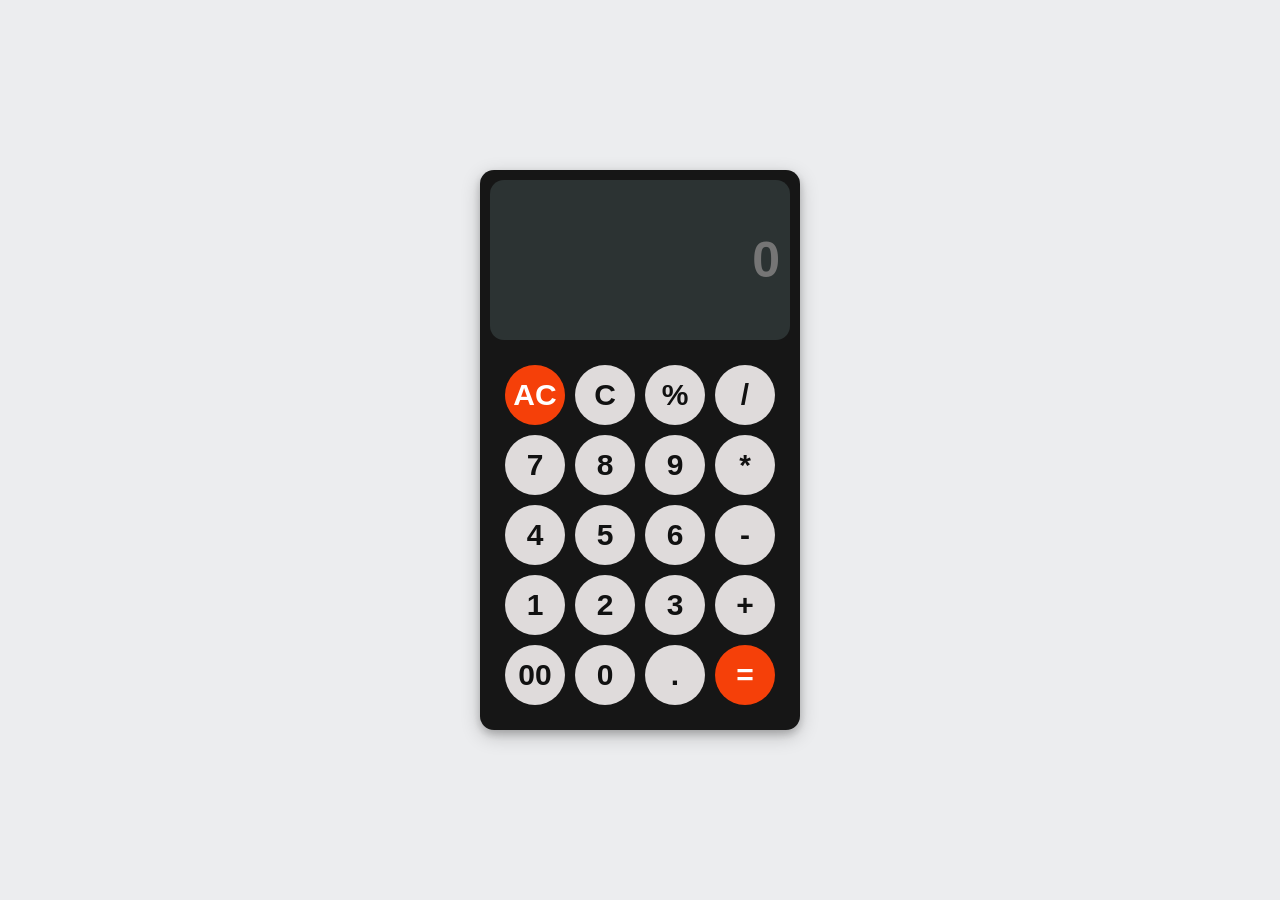
<file: index.html>
<html>
<head>
<meta charset="utf-8">
<title>JavaScript Calculator</title>
	<link rel="stylesheet" href="css/style.css">
</head>
 
<body>
<script lang="JavaScript" src="js/index.js"></script>
	<div class="container">
		<form name="form">
		    <div class="display">
		        <input type="text" placeholder="0" name="displayResult" />
		    </div>
		    <div class="buttons">
                <div class="row">
		           
	                <input class="orange" type="button" name="aclrb" value="AC" onClick="allClr()">
	                <input type="button" name="clrb" value="C" onClick="clrLast()">
                    <input type="button" name="percb" value="%" onClick="displayNumbers(percb.value)">
                    <input type="button" name="divb" value="/" onClick="displayNumbers(divb.value)">
                </div>
                
	            <div class="row">
                    <input type="button" name="b7" value="7" onClick="displayNumbers(b7.value)">
	                <input type="button" name="b8" value="8" onClick="displayNumbers(b8.value)">
	                <input type="button" name="b9" value="9" onClick="displayNumbers(b9.value)">
	                <input type="button" name="mulb" value="*" onClick="displayNumbers(mulb.value)">
	            </div>
		
	            <div class="row">
		            <input type="button" name="b4" value="4" onClick="displayNumbers(b4.value)">
	                <input type="button" name="b5" value="5" onClick="displayNumbers(b5.value)">
	                <input type="button" name="b6" value="6" onClick="displayNumbers(b6.value)">
	                <input type="button" name="subb" value="-" onClick="displayNumbers(subb.value)">
                </div>
		
                <div class="row">
		            <input type="button" name="b1" value="1" onClick="displayNumbers(b1.value)">
	                <input type="button" name="b2" value="2" onClick="displayNumbers(b2.value)">
	                <input type="button" name="b3" value="3" onClick="displayNumbers(b3.value)">
                    <input type="button" name="addb" value="+" onClick="displayNumbers(addb.value)">
                    
	            </div>
		
	            <div class="row">
                    <input type="button" name="b00" value="00" onClick="displayNumbers(b00.value)">
		            <input type="button" name="b0" value="0" onClick="displayNumbers(b0.value)">
	                <input type="button" name="dotb" value="." onClick="displayNumbers(dotb.value)">
                    <input type="button" class="orange" value="=" onClick="displayResult.value=eval(displayResult.value)">
                </div>
                
                
                
            </div>
		
		</form>
	</div>
</body>
	
</html>
</file>
<file: css/style.css>
body, html {
	background: #ECEDEF;
	margin: 0;
	padding: 0;
}
 
.container {
	position: fixed;
	top: 50%;
	left: 50%;
	transform: translate(-50%, -50%);
	background: rgb(22, 22, 22);
	box-shadow: 0 4px 8px 0 rgba(0,0,0,0.2), 0 6px 20px 0 rgba(0,0,0,0.2);
	border-radius: 14px;
	padding-bottom: 20px;
	width: 320px;
	
}
.display {
	width: auto;
	height: 80px;
        padding: 40px 0;
        margin: 10px;
	background: #2c3333;
	border-top-left-radius: 14px;
        border-top-right-radius: 14px;
        border-bottom-left-radius: 14px;
        border-bottom-right-radius: 14px;
        margin-bottom: 0px;
   
}
.buttons {
	padding: 20px 20px 0 20px;
}
.row {
	width: 280px;
	float: left;
}
input[type=button] {
	width: 60px;
	height: 60px;
	float: left;
	padding: 0;
	margin: 5px;
	box-sizing: border-box;
	background: #dfdbdb;
	border: none;
	font-size: 30px;
	line-height: 30px;
	border-radius: 50%;
	font-weight: 700;
	color: #111111;
	cursor: pointer;
	
}
input[type=text] {
	width: 280px;
	height: 80px;
	float: left;
	padding: 0;
	box-sizing: border-box;
	border: none;
	background: none;
	color: #f3e9e9;
	text-align: right;
	font-weight: 700;
	font-size: 50px;
	line-height: 60px;
	margin: 0 10px;
	
}
.orange {
	background: #f54009 !important;
	color: #ffffff !important;
	
}
</file>
